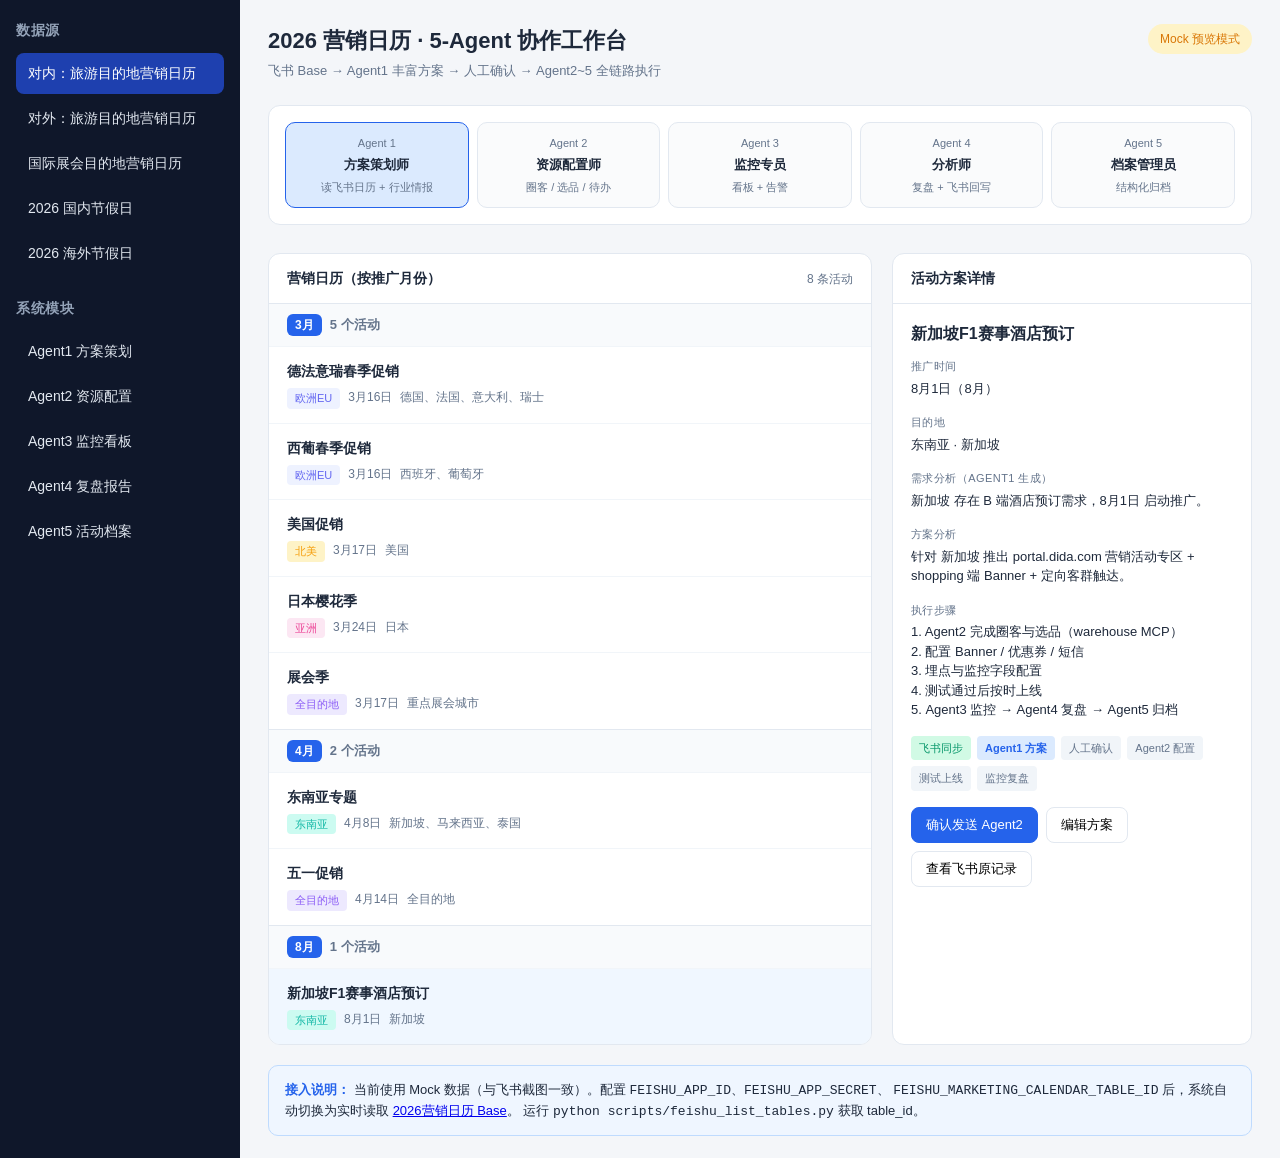
<file: ui/preview.html>
<!DOCTYPE html>
<html lang="zh-CN">
<head>
  <meta charset="UTF-8" />
  <meta name="viewport" content="width=device-width, initial-scale=1.0" />
  <title>5-Agent 营销协作系统 — 界面预览</title>
  <style>
    :root {
      --bg: #f4f6f9;
      --surface: #ffffff;
      --border: #e2e8f0;
      --text: #1e293b;
      --muted: #64748b;
      --accent: #2563eb;
      --accent-soft: #dbeafe;
      --success: #059669;
      --warning: #d97706;
      --europe: #6366f1;
      --asia: #ec4899;
      --sea: #14b8a6;
      --na: #f59e0b;
      --global: #8b5cf6;
    }
    * { box-sizing: border-box; margin: 0; padding: 0; }
    body {
      font-family: "Segoe UI", "PingFang SC", "Microsoft YaHei", sans-serif;
      background: var(--bg);
      color: var(--text);
      line-height: 1.5;
    }
    .layout { display: grid; grid-template-columns: 240px 1fr; min-height: 100vh; }
    .sidebar {
      background: #0f172a;
      color: #e2e8f0;
      padding: 20px 16px;
    }
    .sidebar h2 { font-size: 14px; color: #94a3b8; margin-bottom: 12px; text-transform: uppercase; letter-spacing: .05em; }
    .nav-item {
      padding: 10px 12px;
      border-radius: 8px;
      margin-bottom: 4px;
      font-size: 14px;
      cursor: pointer;
    }
    .nav-item.active { background: #1e40af; color: #fff; }
    .nav-item:not(.active):hover { background: #1e293b; }
    .main { padding: 24px 28px; overflow: auto; }
    .header { display: flex; justify-content: space-between; align-items: flex-start; margin-bottom: 24px; gap: 16px; flex-wrap: wrap; }
    .header h1 { font-size: 22px; font-weight: 600; }
    .header p { color: var(--muted); font-size: 13px; margin-top: 4px; }
    .badge {
      display: inline-flex; align-items: center; gap: 6px;
      padding: 6px 12px; border-radius: 999px; font-size: 12px; font-weight: 500;
      background: var(--accent-soft); color: var(--accent);
    }
    .badge.mock { background: #fef3c7; color: var(--warning); }
    .pipeline {
      display: flex; gap: 8px; flex-wrap: wrap; margin-bottom: 28px;
      padding: 16px; background: var(--surface); border: 1px solid var(--border); border-radius: 12px;
    }
    .agent {
      flex: 1; min-width: 140px; padding: 12px; border-radius: 10px;
      border: 1px solid var(--border); background: #fafbfc; text-align: center;
    }
    .agent .num { font-size: 11px; color: var(--muted); }
    .agent .name { font-size: 13px; font-weight: 600; margin: 4px 0; }
    .agent .role { font-size: 11px; color: var(--muted); }
    .agent.active { border-color: var(--accent); background: var(--accent-soft); }
    .grid-2 { display: grid; grid-template-columns: 1fr 360px; gap: 20px; }
    @media (max-width: 960px) { .grid-2 { grid-template-columns: 1fr; } .layout { grid-template-columns: 1fr; } .sidebar { display: none; } }
    .panel {
      background: var(--surface); border: 1px solid var(--border);
      border-radius: 12px; overflow: hidden;
    }
    .panel-head {
      padding: 14px 18px; border-bottom: 1px solid var(--border);
      font-weight: 600; font-size: 14px; display: flex; justify-content: space-between; align-items: center;
    }
    .month-group { border-bottom: 1px solid var(--border); }
    .month-group:last-child { border-bottom: none; }
    .month-label {
      padding: 10px 18px; background: #f8fafc; font-size: 13px; font-weight: 600;
      color: var(--muted); display: flex; align-items: center; gap: 8px;
    }
    .month-label span { background: var(--accent); color: #fff; padding: 2px 8px; border-radius: 6px; font-size: 12px; }
    .activity-row {
      padding: 14px 18px; border-top: 1px solid #f1f5f9;
      cursor: pointer; transition: background .15s;
    }
    .activity-row:hover, .activity-row.selected { background: #f0f7ff; }
    .activity-row h4 { font-size: 14px; margin-bottom: 6px; }
    .meta { display: flex; flex-wrap: wrap; gap: 8px; font-size: 12px; color: var(--muted); }
    .tag {
      padding: 2px 8px; border-radius: 4px; font-size: 11px; font-weight: 500;
    }
    .tag.europe { background: #eef2ff; color: var(--europe); }
    .tag.asia { background: #fce7f3; color: var(--asia); }
    .tag.sea { background: #ccfbf1; color: var(--sea); }
    .tag.na { background: #fef3c7; color: var(--na); }
    .tag.global { background: #ede9fe; color: var(--global); }
    .detail { padding: 18px; }
    .detail h3 { font-size: 16px; margin-bottom: 12px; }
    .detail-section { margin-bottom: 16px; }
    .detail-section label { font-size: 11px; color: var(--muted); text-transform: uppercase; letter-spacing: .04em; display: block; margin-bottom: 4px; }
    .detail-section p { font-size: 13px; }
    .status-bar {
      display: flex; gap: 6px; flex-wrap: wrap; margin-top: 12px;
    }
    .status-step {
      font-size: 11px; padding: 4px 8px; border-radius: 4px;
      background: #f1f5f9; color: var(--muted);
    }
    .status-step.done { background: #d1fae5; color: var(--success); }
    .status-step.current { background: var(--accent-soft); color: var(--accent); font-weight: 600; }
    .actions { display: flex; gap: 8px; margin-top: 16px; flex-wrap: wrap; }
    button {
      padding: 8px 14px; border-radius: 8px; border: 1px solid var(--border);
      background: var(--surface); font-size: 13px; cursor: pointer;
    }
    button.primary { background: var(--accent); color: #fff; border-color: var(--accent); }
    button:hover { opacity: .9; }
    .callout {
      margin-top: 20px; padding: 14px 16px; border-radius: 10px;
      background: #eff6ff; border: 1px solid #bfdbfe; font-size: 13px;
    }
    .callout strong { color: var(--accent); }
  </style>
</head>
<body>
  <div class="layout">
    <aside class="sidebar">
      <h2>数据源</h2>
      <div class="nav-item active">对内：旅游目的地营销日历</div>
      <div class="nav-item">对外：旅游目的地营销日历</div>
      <div class="nav-item">国际展会目的地营销日历</div>
      <div class="nav-item">2026 国内节假日</div>
      <div class="nav-item">2026 海外节假日</div>
      <h2 style="margin-top:24px">系统模块</h2>
      <div class="nav-item">Agent1 方案策划</div>
      <div class="nav-item">Agent2 资源配置</div>
      <div class="nav-item">Agent3 监控看板</div>
      <div class="nav-item">Agent4 复盘报告</div>
      <div class="nav-item">Agent5 活动档案</div>
    </aside>

    <main class="main">
      <div class="header">
        <div>
          <h1>2026 营销日历 · 5-Agent 协作工作台</h1>
          <p>飞书 Base → Agent1 丰富方案 → 人工确认 → Agent2~5 全链路执行</p>
        </div>
        <div class="badge mock" id="modeBadge">Mock 预览模式</div>
      </div>

      <div class="pipeline">
        <div class="agent active"><div class="num">Agent 1</div><div class="name">方案策划师</div><div class="role">读飞书日历 + 行业情报</div></div>
        <div class="agent"><div class="num">Agent 2</div><div class="name">资源配置师</div><div class="role">圈客 / 选品 / 待办</div></div>
        <div class="agent"><div class="num">Agent 3</div><div class="name">监控专员</div><div class="role">看板 + 告警</div></div>
        <div class="agent"><div class="num">Agent 4</div><div class="name">分析师</div><div class="role">复盘 + 飞书回写</div></div>
        <div class="agent"><div class="num">Agent 5</div><div class="name">档案管理员</div><div class="role">结构化归档</div></div>
      </div>

      <div class="grid-2">
        <section class="panel">
          <div class="panel-head">
            <span>营销日历（按推广月份）</span>
            <span style="font-weight:400;color:var(--muted);font-size:12px" id="recordCount">8 条活动</span>
          </div>
          <div id="calendarList"></div>
        </section>

        <section class="panel">
          <div class="panel-head">活动方案详情</div>
          <div class="detail" id="detailPanel">
            <p style="color:var(--muted);font-size:13px">点击左侧活动查看 Agent1 丰富后的方案预览</p>
          </div>
        </section>
      </div>

      <div class="callout">
        <strong>接入说明：</strong>
        当前使用 Mock 数据（与飞书截图一致）。配置
        <code>FEISHU_APP_ID</code>、<code>FEISHU_APP_SECRET</code>、
        <code>FEISHU_MARKETING_CALENDAR_TABLE_ID</code> 后，系统自动切换为实时读取
        <a href="https://didatravel.feishu.cn/base/GpYkbnH9ga8nMAs0GUQcCXoInXe" target="_blank">2026营销日历 Base</a>。
        运行 <code>python scripts/feishu_list_tables.py</code> 获取 table_id。
      </div>
    </main>
  </div>

  <script>
    const REGION_CLASS = {
      "欧洲EU": "europe", "北美": "na", "亚洲": "asia",
      "东南亚": "sea", "全目的地": "global"
    };

    const CALENDAR = [
      { id: "rec_cal_0301", name: "德法意瑞春季促销", month: "3月", time: "3月16日", region: "欧洲EU", areas: "德国、法国、意大利、瑞士" },
      { id: "rec_cal_0302", name: "西葡春季促销", month: "3月", time: "3月16日", region: "欧洲EU", areas: "西班牙、葡萄牙" },
      { id: "rec_cal_0303", name: "美国促销", month: "3月", time: "3月17日", region: "北美", areas: "美国" },
      { id: "rec_cal_0304", name: "日本樱花季", month: "3月", time: "3月24日", region: "亚洲", areas: "日本" },
      { id: "rec_cal_0305", name: "展会季", month: "3月", time: "3月17日", region: "全目的地", areas: "重点展会城市" },
      { id: "rec_cal_0401", name: "东南亚专题", month: "4月", time: "4月8日", region: "东南亚", areas: "新加坡、马来西亚、泰国" },
      { id: "rec_cal_0402", name: "五一促销", month: "4月", time: "4月14日", region: "全目的地", areas: "全目的地" },
      { id: "rec_cal_0801", name: "新加坡F1赛事酒店预订", month: "8月", time: "8月1日", region: "东南亚", areas: "新加坡" },
    ];

    const grouped = CALENDAR.reduce((acc, item) => {
      (acc[item.month] = acc[item.month] || []).push(item);
      return acc;
    }, {});

    function enrichPlan(item) {
      return {
        demand: `${item.areas} 存在 B 端酒店预订需求，${item.time} 启动推广。`,
        solution: `针对 ${item.areas} 推出 portal.dida.com 营销活动专区 + shopping 端 Banner + 定向客群触达。`,
        steps: [
          "Agent2 完成圈客与选品（warehouse MCP）",
          "配置 Banner / 优惠券 / 短信",
          "埋点与监控字段配置",
          "测试通过后按时上线",
          "Agent3 监控 → Agent4 复盘 → Agent5 归档"
        ],
        status: item.id === "rec_cal_0801" ? "plan_review" : "draft"
      };
    }

    const STATUS_LABELS = {
      draft: ["草稿", "方案待审", "—", "—", "—", "—"],
      plan_review: ["草稿", "方案待审", "—", "—", "—", "—"]
    };

    function renderList() {
      const el = document.getElementById("calendarList");
      el.innerHTML = Object.entries(grouped).map(([month, items]) => `
        <div class="month-group">
          <div class="month-label"><span>${month}</span> ${items.length} 个活动</div>
          ${items.map(item => `
            <div class="activity-row" data-id="${item.id}">
              <h4>${item.name}</h4>
              <div class="meta">
                <span class="tag ${REGION_CLASS[item.region] || 'global'}">${item.region}</span>
                <span>${item.time}</span>
                <span>${item.areas}</span>
              </div>
            </div>
          `).join("")}
        </div>
      `).join("");

      el.querySelectorAll(".activity-row").forEach(row => {
        row.addEventListener("click", () => selectActivity(row.dataset.id));
      });
    }

    function selectActivity(id) {
      document.querySelectorAll(".activity-row").forEach(r => r.classList.toggle("selected", r.dataset.id === id));
      const item = CALENDAR.find(c => c.id === id);
      const plan = enrichPlan(item);
      const steps = ["飞书同步", "Agent1 方案", "人工确认", "Agent2 配置", "测试上线", "监控复盘"];
      const statusIdx = plan.status === "plan_review" ? 1 : 0;

      document.getElementById("detailPanel").innerHTML = `
        <h3>${item.name}</h3>
        <div class="detail-section"><label>推广时间</label><p>${item.time}（${item.month}）</p></div>
        <div class="detail-section"><label>目的地</label><p>${item.region} · ${item.areas}</p></div>
        <div class="detail-section"><label>需求分析（Agent1 生成）</label><p>${plan.demand}</p></div>
        <div class="detail-section"><label>方案分析</label><p>${plan.solution}</p></div>
        <div class="detail-section"><label>执行步骤</label><p>${plan.steps.map((s,i)=>`${i+1}. ${s}`).join("<br>")}</p></div>
        <div class="status-bar">
          ${steps.map((s,i)=>`<span class="status-step ${i<statusIdx?'done':''} ${i===statusIdx?'current':''}">${s}</span>`).join("")}
        </div>
        <div class="actions">
          <button class="primary">确认发送 Agent2</button>
          <button>编辑方案</button>
          <button>查看飞书原记录</button>
        </div>
      `;
    }

    renderList();
    selectActivity("rec_cal_0801");
  </script>
</body>
</html>
</file>
